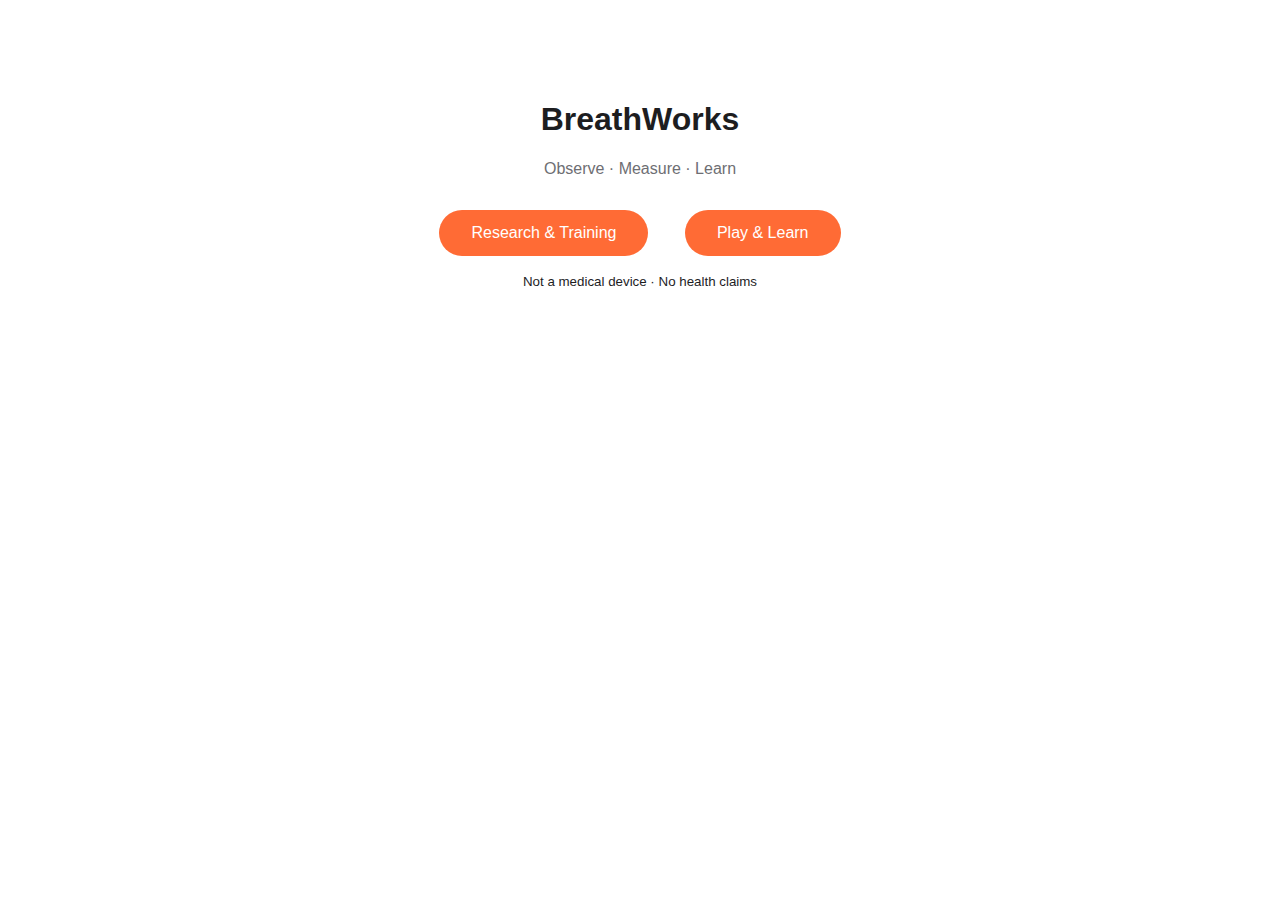
<file: index.html>
<!DOCTYPE html>
<html>
<head>
<meta charset="utf-8">
<title>BreathWorks</title>
<link rel="stylesheet" href="styles.css">
</head>
<body>
<main class="hero">
  <h1>BreathWorks</h1>
  <p class="subtitle">Observe · Measure · Learn</p>
  <div class="choices">
    <a href="research.html">Research & Training</a>
    <a href="play.html">Play & Learn</a>
  </div>
  <footer>
    <small>Not a medical device · No health claims</small>
  </footer>
</main>
</body>
</html>
</file>
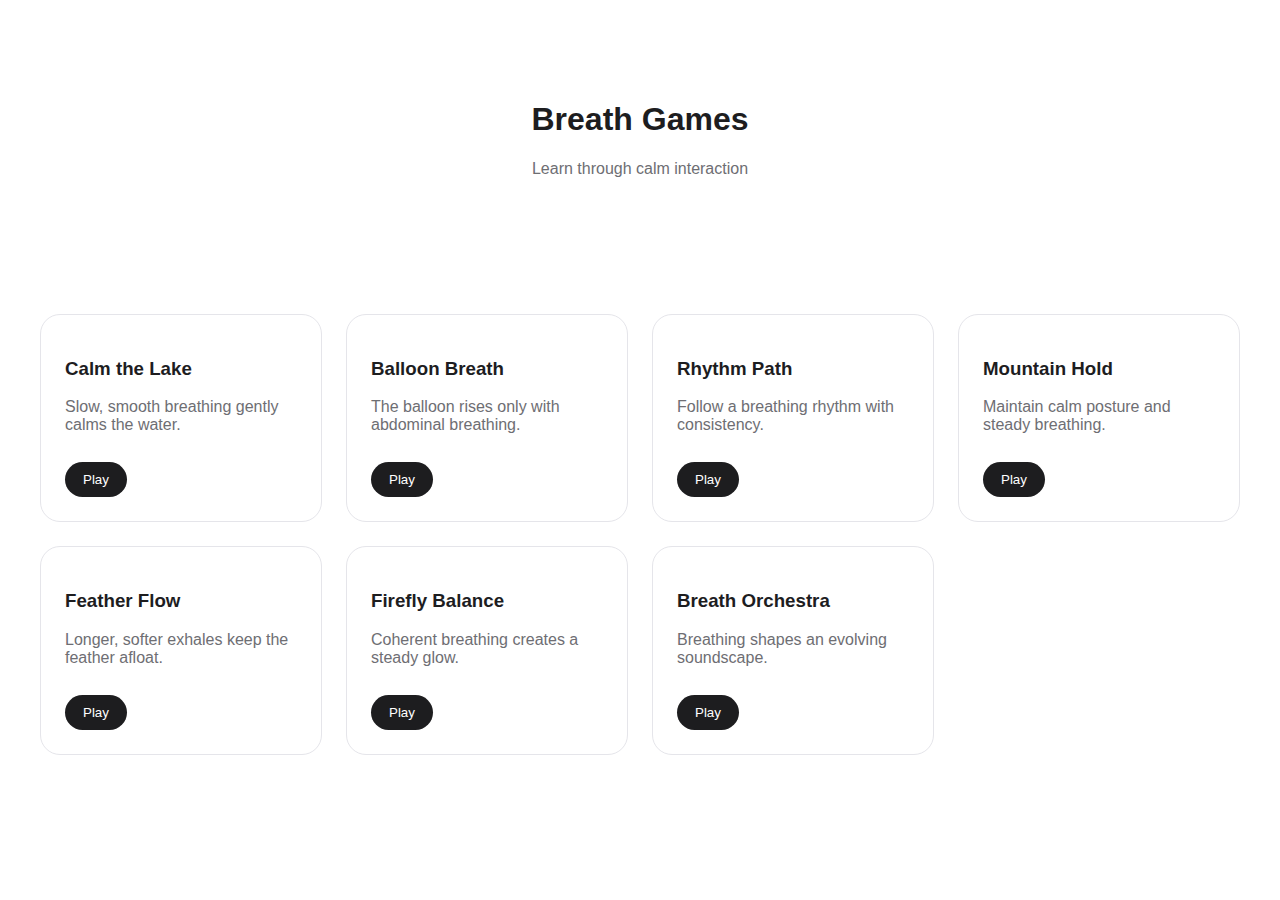
<file: play.html>
<!DOCTYPE html>
<html>
<head>
<meta charset="utf-8">
<title>Breath Games</title>
<link rel="stylesheet" href="styles.css">
</head>
<body>
<header class="top">
  <h1>Breath Games</h1>
  <p class="subtitle">Learn through calm interaction</p>
</header>
<section id="games" class="grid"></section>
<script src="play-games.js"></script>
<script>
const gamesDiv = document.getElementById("games");
GAMES.forEach(g => {
  const card = document.createElement("div");
  card.className = "card";
  card.innerHTML = `<h3>${g.name}</h3><p>${g.description}</p><button>Play</button>`;
  gamesDiv.appendChild(card);
});
</script>
</body>
</html>
</file>
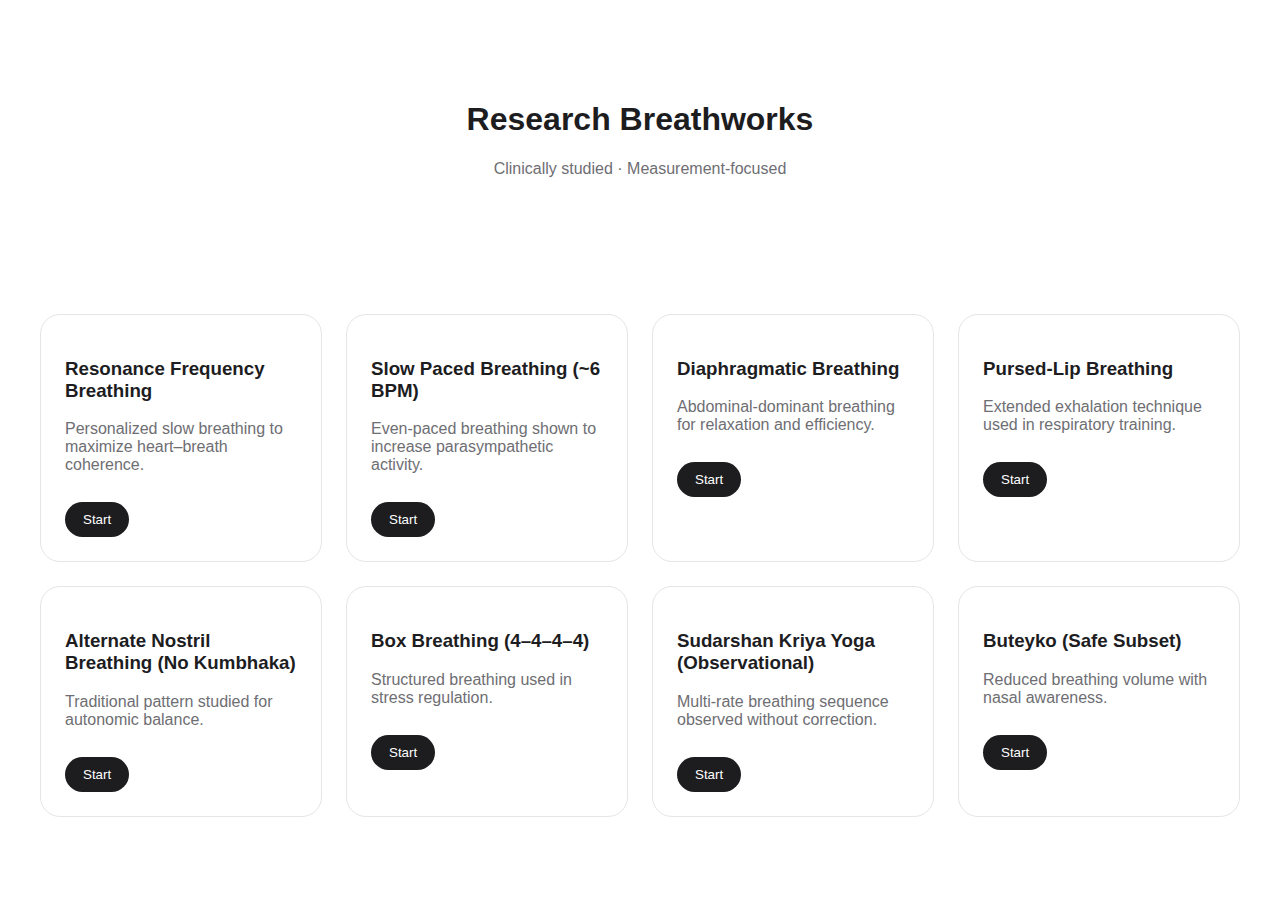
<file: research.html>
<!DOCTYPE html>
<html>
<head>
<meta charset="utf-8">
<title>Research Breathworks</title>
<link rel="stylesheet" href="styles.css">
</head>
<body>
<header class="top">
  <h1>Research Breathworks</h1>
  <p class="subtitle">Clinically studied · Measurement-focused</p>
</header>
<section id="list" class="grid"></section>
<script src="research-protocols.js"></script>
<script>
const list = document.getElementById("list");
BREATHWORKS.forEach(b => {
  const card = document.createElement("div");
  card.className = "card";
  card.innerHTML = `<h3>${b.name}</h3><p>${b.description}</p><button>Start</button>`;
  list.appendChild(card);
});
</script>
</body>
</html>
</file>
<file: styles.css>
body {
  margin: 0;
  font-family: -apple-system, BlinkMacSystemFont, Inter, sans-serif;
  background: #ffffff;
  color: #1d1d1f;
}
.hero, .top {
  text-align: center;
  padding: 80px 20px;
}
.subtitle {
  color: #6e6e73;
}
.choices a {
  margin: 16px;
  padding: 14px 32px;
  border-radius: 999px;
  background: #ff6b35;
  color: white;
  text-decoration: none;
  display: inline-block;
}
.grid {
  display: grid;
  grid-template-columns: repeat(auto-fit, minmax(260px, 1fr));
  gap: 24px;
  padding: 40px;
}
.card {
  border: 1px solid #e5e5ea;
  border-radius: 20px;
  padding: 24px;
}
.card p {
  color: #6e6e73;
}
button {
  margin-top: 12px;
  padding: 10px 18px;
  border-radius: 999px;
  border: none;
  background: #1d1d1f;
  color: white;
  cursor: pointer;
}
</file>
